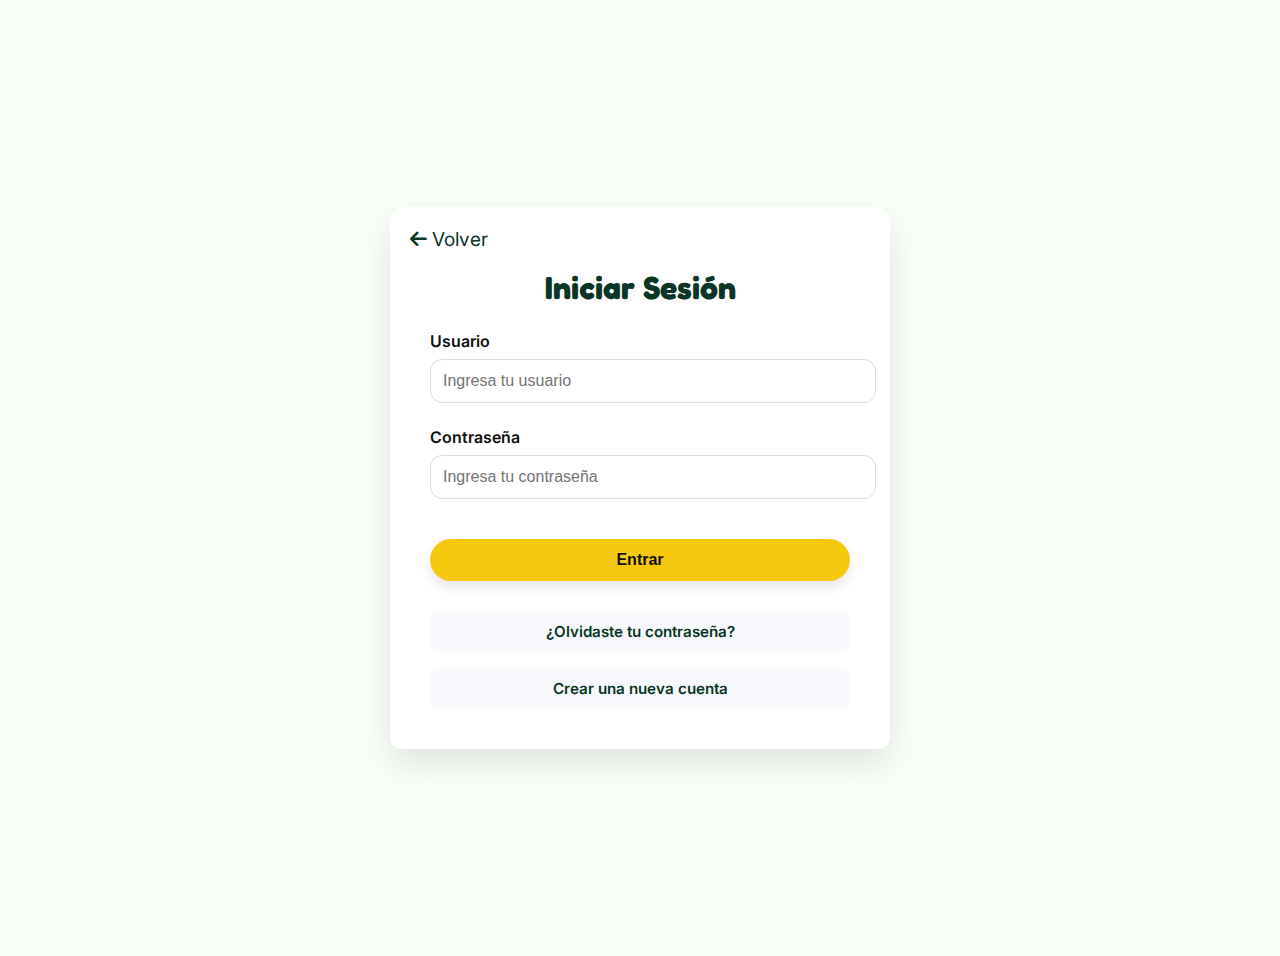
<file: Login.html>
<!DOCTYPE html>
<html lang="es">
<head>
  <meta charset="UTF-8" />
  <meta name="viewport" content="width=device-width, initial-scale=1.0" />
  <title>Iniciar Sesión - Colegio Santa Estrella</title>
  <link href="https://fonts.googleapis.com/css2?family=Fredoka+One&family=Inter:wght@400;600;700&display=swap" rel="stylesheet" />
  <link rel="stylesheet" href="https://cdnjs.cloudflare.com/ajax/libs/font-awesome/6.4.0/css/all.min.css" />
  <link rel="stylesheet" href="css/loginstyles.css" />
  <meta name="viewport" content="width=device-width, initial-scale=1.0">

</head>

<body>
  <div class="login-container">
    <!-- Botón de regreso -->
    <div class="back-button" id="backButton">
      <i class="fas fa-arrow-left"></i> Volver
    </div>

    <h1 class="login-title">Iniciar Sesión</h1>

    <form id="loginForm">
      <div class="form-group">
        <label for="username">Usuario</label>
        <input type="text" id="username" name="username" required placeholder="Ingresa tu usuario" />
        <div id="userError" class="error">El usuario es obligatorio</div>
      </div>

      <div class="form-group">
        <label for="password">Contraseña</label>
        <input type="password" id="password" name="password" required placeholder="Ingresa tu contraseña" />
        <div id="passError" class="error">La contraseña es obligatoria</div>
      </div>

      <button type="submit" class="btn-login">Entrar</button>

      <!-- Enlaces adicionales -->
      <div class="extra-links">
        <a href="recuperarcontrasena.html" class="link">¿Olvidaste tu contraseña?</a>
        <a href="registro.html" class="link">Crear una nueva cuenta</a>
      </div>
    </form>
  </div>

  <script src="js/index.js"></script>
</body>
</html>
</file>
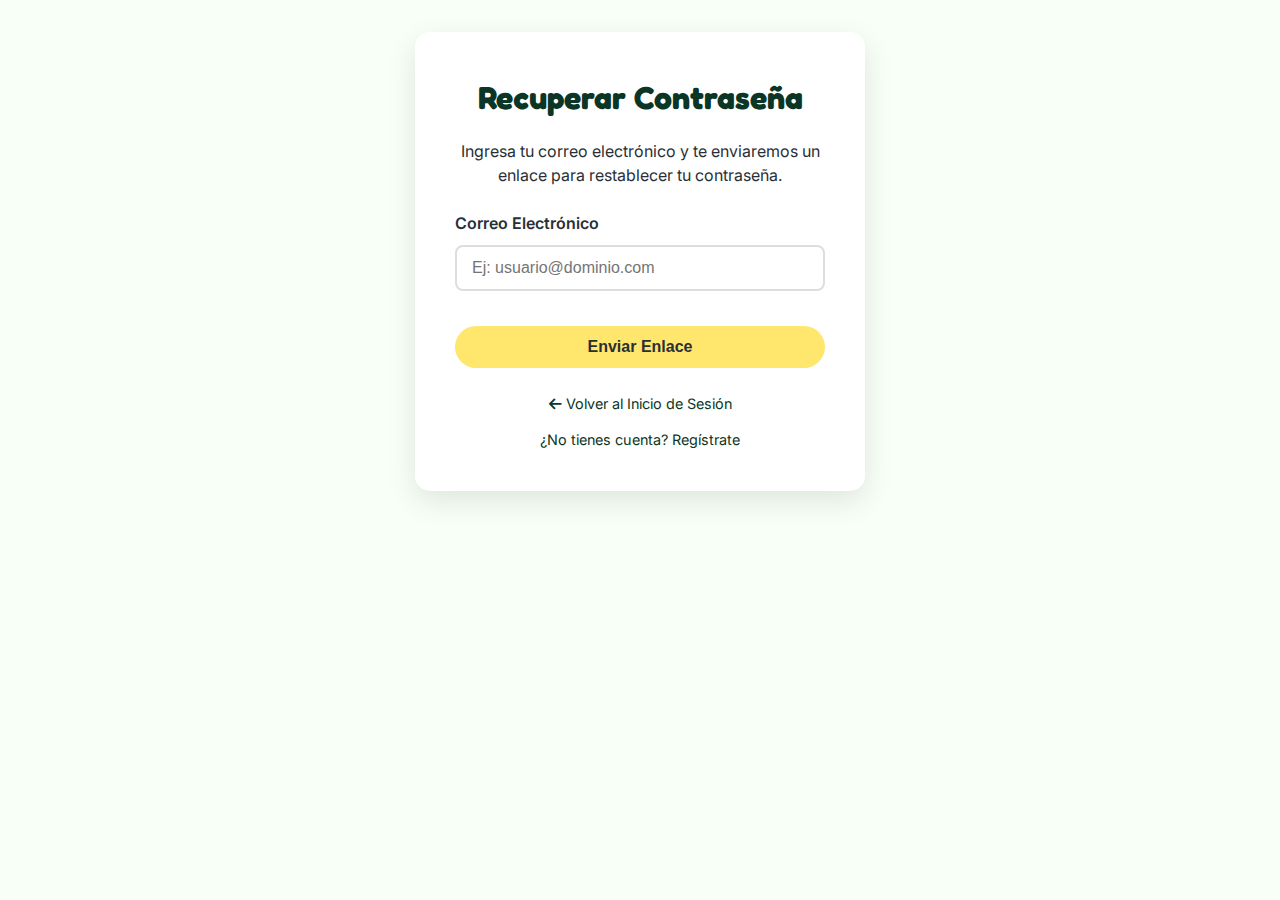
<file: Recuperarcontrasena.html>
<!DOCTYPE html>
<html lang="es">

<head>
    <meta charset="UTF-8">
    <meta name="viewport" content="width=device-width, initial-scale=1.0">
    <title>Recuperar Contraseña - Colegio Santa Estrella</title>
    <link href="https://fonts.googleapis.com/css2?family=Fredoka+One&family=Inter:wght@400;600;700&display=swap"
        rel="stylesheet" />
    <link rel="stylesheet" href="https://cdnjs.cloudflare.com/ajax/libs/font-awesome/6.4.0/css/all.min.css" />
    <link rel="stylesheet" href="css/styles.css" />

</head>

<body>
    <div class="recovery-container">
        <h1>Recuperar Contraseña</h1>
        <p>Ingresa tu correo electrónico y te enviaremos un enlace para restablecer tu contraseña.</p>

        <form id="recoveryForm">
            <div class="form-group">
                <label for="email">Correo Electrónico</label>
                <input type="email" id="email" name="email" required placeholder="Ej: usuario@dominio.com" />
                <div id="emailError" class="error">Por favor ingresa un correo válido</div>
            </div>

            <button type="submit">Enviar Enlace</button>
            <div id="successMessage" class="success-message">
                <i class="fas fa-check-circle"></i> ¡Correo enviado! Revisa tu bandeja de entrada.
            </div>
        </form>

        <div class="recovery-links">
            <a href="login.html"><i class="fas fa-arrow-left"></i> Volver al Inicio de Sesión</a>
            <a href="registro.html">¿No tienes cuenta? Regístrate</a>
        </div>
    </div>

    <script src="js/index.js"></script>
</body>

</html>
</file>
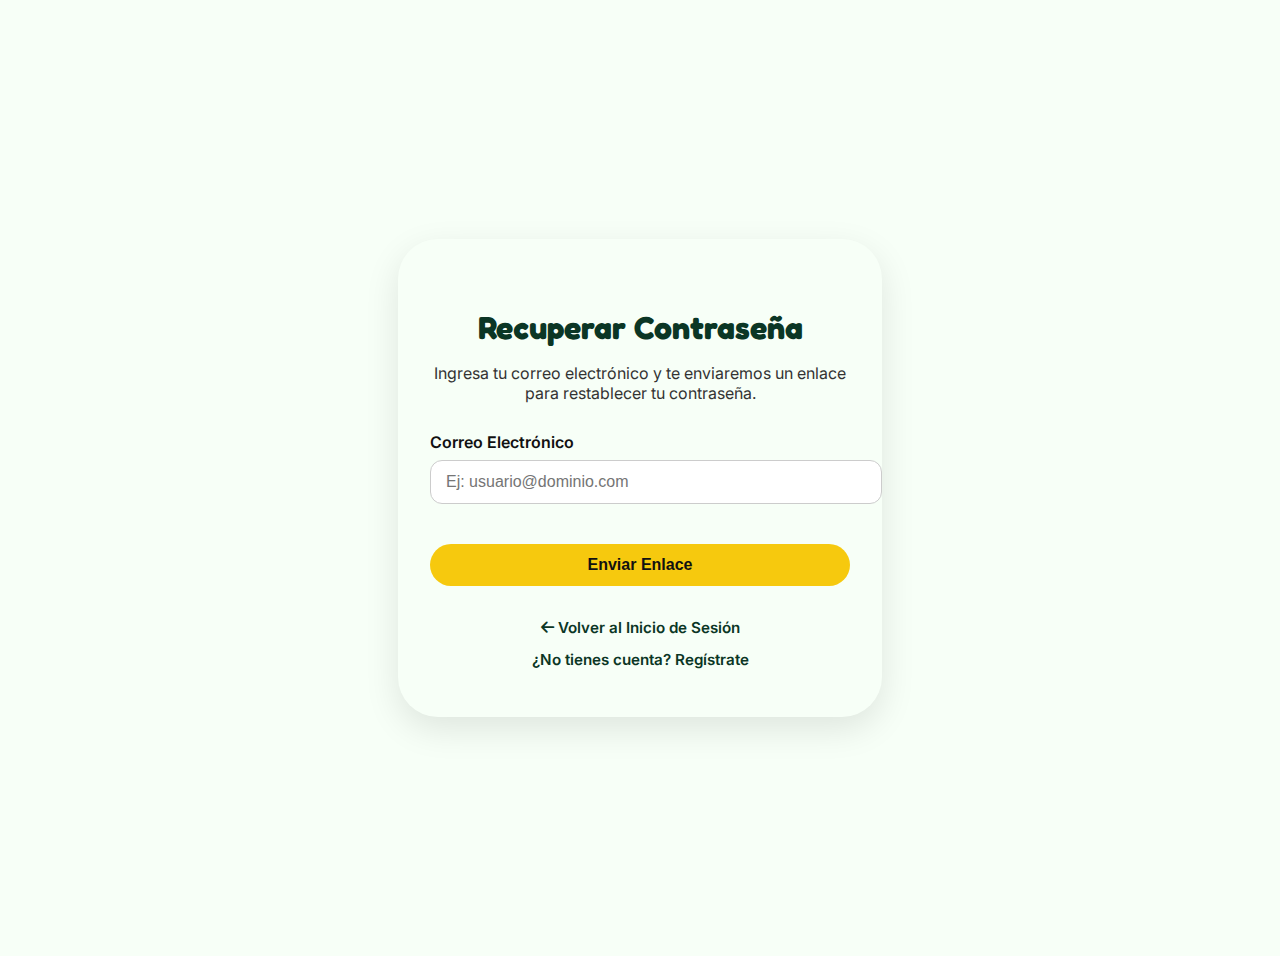
<file: recuperarcontrasena.html>
<!DOCTYPE html>
<html lang="es">

<head>
    <meta charset="UTF-8">
    <meta name="viewport" content="width=device-width, initial-scale=1.0">
    <title>Recuperar Contraseña - Colegio Santa Estrella</title>
    <link href="https://fonts.googleapis.com/css2?family=Fredoka+One&family=Inter:wght@400;600;700&display=swap"
        rel="stylesheet" />
    <link rel="stylesheet" href="https://cdnjs.cloudflare.com/ajax/libs/font-awesome/6.4.0/css/all.min.css" />
    <link rel="stylesheet" href="css/loginstyles.css" />
<meta name="viewport" content="width=device-width, initial-scale=1.0">

</head>

<body>
    <div class="recovery-container">
        <h1>Recuperar Contraseña</h1>
        <p>Ingresa tu correo electrónico y te enviaremos un enlace para restablecer tu contraseña.</p>

        <form id="recoveryForm">
            <div class="form-group">
                <label for="email">Correo Electrónico</label>
                <input type="email" id="email" name="email" required placeholder="Ej: usuario@dominio.com" />
                <div id="emailError" class="error">Por favor ingresa un correo válido</div>
            </div>

            <button type="submit">Enviar Enlace</button>
            <div id="successMessage" class="success-message">
                <i class="fas fa-check-circle"></i> ¡Correo enviado! Revisa tu bandeja de entrada.
            </div>
        </form>

        <div class="recovery-links">
            <a href="login.html"><i class="fas fa-arrow-left"></i> Volver al Inicio de Sesión</a>
            <a href="Registro.html">¿No tienes cuenta? Regístrate</a>
        </div>
    </div>

    <script src="js/index.js"></script>
</body>

</html>
</file>
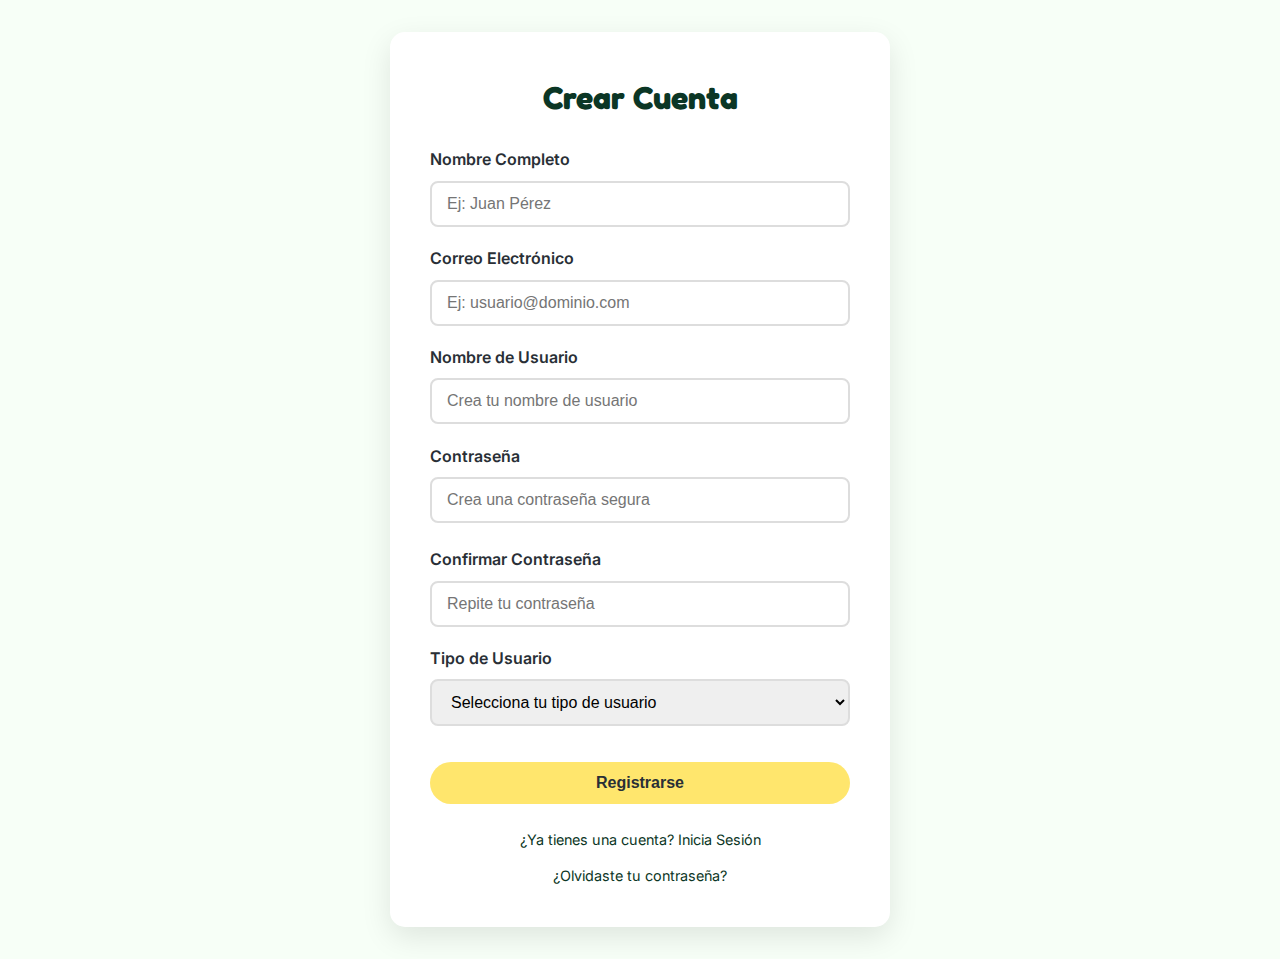
<file: Registro.html>
<!DOCTYPE html>
<html lang="es">

<head>
    <meta charset="UTF-8">
    <meta name="viewport" content="width=device-width, initial-scale=1.0">
    <title>Registro - Colegio Santa Estrella</title>
    <link href="https://fonts.googleapis.com/css2?family=Fredoka+One&family=Inter:wght@400;600;700&display=swap" rel="stylesheet" />
    <link rel="stylesheet" href="https://cdnjs.cloudflare.com/ajax/libs/font-awesome/6.4.0/css/all.min.css" />
    <link rel="stylesheet" href="css/styles.css" />
  
</head>

<body>
    <div class="register-container">
        <h1>Crear Cuenta</h1>
        <form id="registerForm" action="/registro" method="POST" novalidate>
            <div class="form-group">
                <label for="fullname">Nombre Completo</label>
                <input type="text" id="fullname" name="fullname" required placeholder="Ej: Juan Pérez" />
                <div id="nameError" class="error">Por favor ingresa tu nombre completo</div>
            </div>
            
            <div class="form-group">
                <label for="email">Correo Electrónico</label>
                <input type="email" id="email" name="email" required placeholder="Ej: usuario@dominio.com" />
                <div id="emailError" class="error">Por favor ingresa un correo válido</div>
            </div>
            
            <div class="form-group">
                <label for="username">Nombre de Usuario</label>
                <input type="text" id="username" name="username" required placeholder="Crea tu nombre de usuario" />
                <div id="userError" class="error">El nombre de usuario es obligatorio</div>
            </div>
            
            <div class="form-group">
                <label for="password">Contraseña</label>
                <input type="password" id="password" name="password" required placeholder="Crea una contraseña segura" />
                <div id="passError" class="error">La contraseña es obligatoria</div>
                <div id="passStrength" class="password-strength"></div>
            </div>
            
            <div class="form-group">
                <label for="confirmPassword">Confirmar Contraseña</label>
                <input type="password" id="confirmPassword" name="confirmPassword" required placeholder="Repite tu contraseña" />
                <div id="confirmError" class="error">Las contraseñas no coinciden</div>
            </div>
            
            <div class="form-group">
                <label for="userType">Tipo de Usuario</label>
                <select id="userType" name="userType" required>
                    <option value="" disabled selected>Selecciona tu tipo de usuario</option>
                    <option value="parent">Padre/Madre de familia</option>
                    <option value="student">Estudiante</option>
                    <option value="teacher">Docente</option>
                </select>
                <div id="typeError" class="error">Por favor selecciona un tipo</div>
            </div>
            
            <button type="submit">Registrarse</button>
        </form>
        
        <div class="register-links">
            <a href="login.html">¿Ya tienes una cuenta? Inicia Sesión</a>
            <a href="recuperar-contrasena.html">¿Olvidaste tu contraseña?</a>
        </div>
    </div>

    <script src="js/index.js"></script>
</body>

</html>
</file>
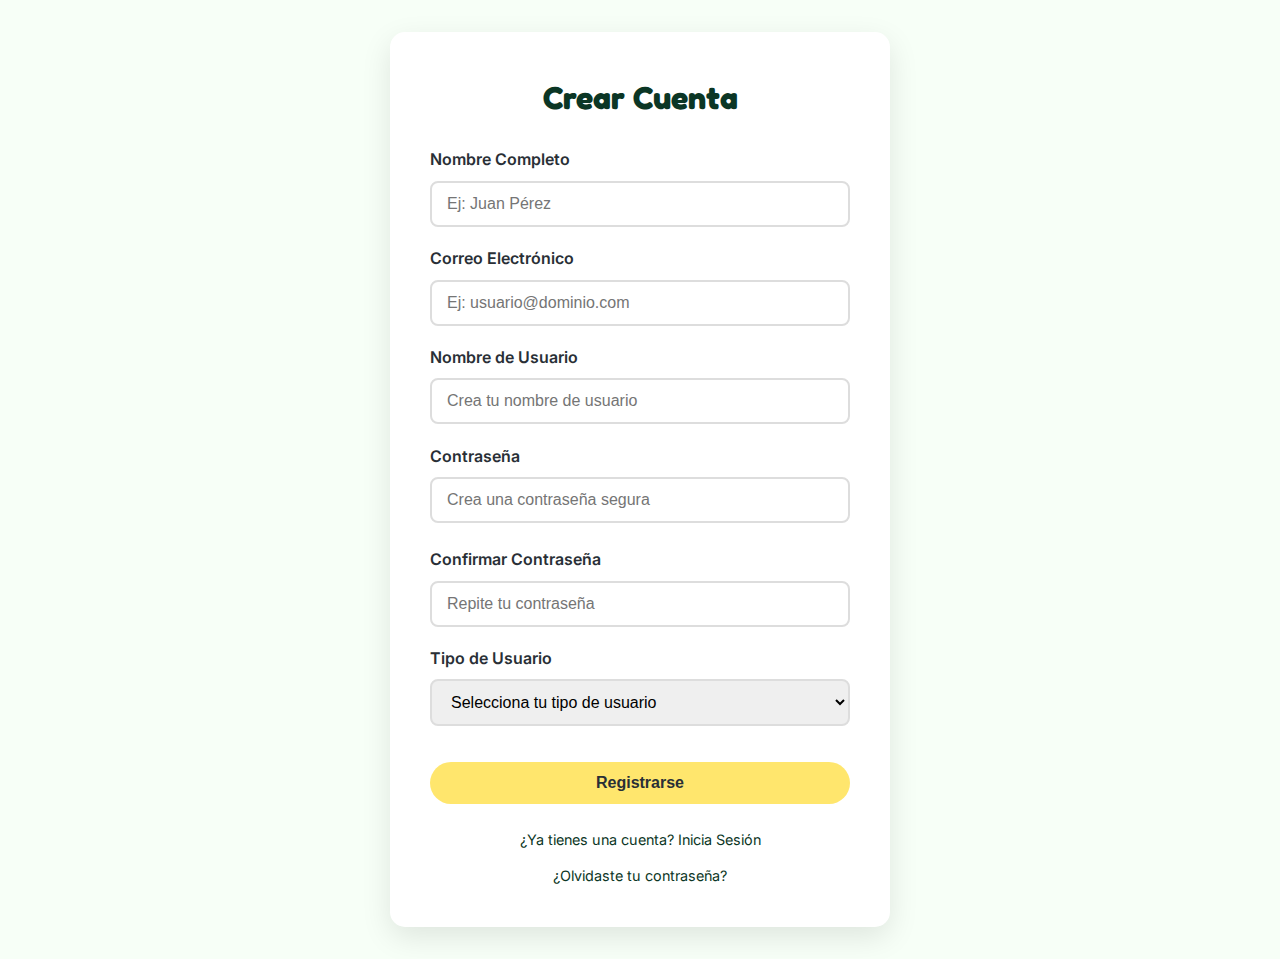
<file: registro.html>
<!DOCTYPE html>
<html lang="es">

<head>
    <meta charset="UTF-8">
    <meta name="viewport" content="width=device-width, initial-scale=1.0">
    <title>registro - Colegio Santa Estrella</title>
    <link href="https://fonts.googleapis.com/css2?family=Fredoka+One&family=Inter:wght@400;600;700&display=swap" rel="stylesheet" />
    <link rel="stylesheet" href="https://cdnjs.cloudflare.com/ajax/libs/font-awesome/6.4.0/css/all.min.css" />
    <link rel="stylesheet" href="css/styles.css" />
  <meta name="viewport" content="width=device-width, initial-scale=1.0">

</head>

<body>
    <div class="register-container">
        <h1>Crear Cuenta</h1>
        <form id="registerForm" action="/registro" method="POST" novalidate>
            <div class="form-group">
                <label for="fullname">Nombre Completo</label>
                <input type="text" id="fullname" name="fullname" required placeholder="Ej: Juan Pérez" />
                <div id="nameError" class="error">Por favor ingresa tu nombre completo</div>
            </div>
            
            <div class="form-group">
                <label for="email">Correo Electrónico</label>
                <input type="email" id="email" name="email" required placeholder="Ej: usuario@dominio.com" />
                <div id="emailError" class="error">Por favor ingresa un correo válido</div>
            </div>
            
            <div class="form-group">
                <label for="username">Nombre de Usuario</label>
                <input type="text" id="username" name="username" required placeholder="Crea tu nombre de usuario" />
                <div id="userError" class="error">El nombre de usuario es obligatorio</div>
            </div>
            
            <div class="form-group">
                <label for="password">Contraseña</label>
                <input type="password" id="password" name="password" required placeholder="Crea una contraseña segura" />
                <div id="passError" class="error">La contraseña es obligatoria</div>
                <div id="passStrength" class="password-strength"></div>
            </div>
            
            <div class="form-group">
                <label for="confirmPassword">Confirmar Contraseña</label>
                <input type="password" id="confirmPassword" name="confirmPassword" required placeholder="Repite tu contraseña" />
                <div id="confirmError" class="error">Las contraseñas no coinciden</div>
            </div>
            
            <div class="form-group">
                <label for="userType">Tipo de Usuario</label>
                <select id="userType" name="userType" required>
                    <option value="" disabled selected>Selecciona tu tipo de usuario</option>
                    <option value="parent">Padre/Madre de familia</option>
                    <option value="student">Estudiante</option>
                    <option value="teacher">Docente</option>
                </select>
                <div id="typeError" class="error">Por favor selecciona un tipo</div>
            </div>
            
            <button type="submit">Registrarse</button>
        </form>
        
        <div class="register-links">
            <a href="login.html">¿Ya tienes una cuenta? Inicia Sesión</a>
            <a href="recuperarcontrasena.html">¿Olvidaste tu contraseña?</a>
        </div>
    </div>

    <script src="js/index.js"></script>
</body>

</html>
</file>
<file: css/loginstyles.css>
:root {
    --primary: #0b3625;
  --accent: #f6c90e;
  --fun1: #f0f4ff;
  --fun3: #d6e4ff;
  --dark: #111;
    --light: #f7fff7;
  --error: #e74c3c;
  --radius: 12px;
  --font-main: 'Inter', sans-serif;
}

body {
  font-family: var(--font-main);
  display: flex;
  justify-content: center;
  align-items: center;
  min-height: 100vh;
  background: var(--light);
  padding: 20px;
}

.login-container {
  width: 100%;
  max-width: 420px;
  background: white;
  padding: 2.5rem;
  border-radius: var(--radius);
  box-shadow: 0 15px 35px rgba(0, 0, 0, 0.1);
  position: relative;
  animation: fadeIn 0.5s ease-out;
}

.login-title {
  color: var(--primary);
  font-family: 'Fredoka One', cursive;
  font-size: 2rem;
  text-align: center;
  margin-bottom: 1.5rem;
}

.form-group {
  margin-bottom: 1.2rem;
}

label {
  display: block;
  margin-bottom: 6px;
  font-weight: 600;
  color: var(--dark);
}

input[type="text"],
input[type="password"] {
  width: 100%;
  padding: 12px;
  border: 1.8px solid #ddd;
  border-radius: var(--radius);
  font-size: 1rem;
  transition: border-color 0.3s;
}

input:focus {
  border-color: var(--primary);
  outline: none;
}

.error {
  color: var(--error);
  font-size: 0.85rem;
  margin-top: 4px;
  display: none;
}

.btn-login {
  background-color: var(--accent);
  color: #111;
  border: none;
  width: 100%;
  padding: 12px;
  border-radius: var(--radius);
  font-weight: 600;
  font-size: 1rem;
  cursor: pointer;
  transition: all 0.3s ease;
  margin-top: 10px;
  box-shadow: 0 6px 12px rgba(0, 0, 0, 0.1);
}

.btn-login:hover {
  background-color: #e6b800;
  box-shadow: 0 8px 18px rgba(0, 0, 0, 0.12);
}

.extra-links {
  text-align: center;
  margin-top: 1rem;
}

.link {
  display: block;
  color: var(--primary);
  text-decoration: none;
  font-size: 0.95rem;
  margin-top: 6px;
  transition: color 0.2s;
}

.link:hover {
  color: #1f3d73;
  text-decoration: underline;
}

.back-button {
  position: absolute;
  top: 20px;
  left: 20px;
  color: var(--primary);
  font-size: 1.2rem;
  cursor: pointer;
  transition: transform 0.3s;
}

.back-button:hover {
  transform: translateX(-4px);
 
}

@keyframes fadeIn {
  from {
    opacity: 0;
    transform: translateY(20px);
  }
  to {
    opacity: 1;
    transform: translateY(0);
  }
}

/* Responsive */
@media (max-width: 480px) {
  .login-container {
    padding: 2rem 1.5rem;
  }

  .login-title {
    font-size: 1.7rem;
  }

  .back-button {
    font-size: 1rem;
    top: 15px;
    left: 15px;
  }
}

.extra-links {
  margin-top: 1.5rem;
  display: flex;
  justify-content: space-between;
  flex-wrap: wrap;
  gap: 10px;
}

.link {
  flex: 1 1 45%;
  text-align: center;
  padding: 10px;
  background-color: #f7f9fc;
  border-radius: 8px;
  font-weight: 600;
  color: var(--primary);
  font-size: 0.95rem;
  text-decoration: none;
  transition: all 0.3s ease;
  border: 1.5px solid transparent;
}

.link:hover {
  background-color: #e8f0ff;
  border-color: var(--primary);
  color: #1c3c70;
  box-shadow: 0 4px 8px rgba(0, 0, 0, 0.08);
}

/* Contenedor principal del formulario */
.recovery-container {
  background-color: var(--light);
  padding: 3rem 2rem;
  border-radius: 40px; /* GRAN RADIO REDONDEADO */
  box-shadow: 0 12px 35px rgba(0, 0, 0, 0.1);
  width: 100%;
  max-width: 420px;
  text-align: center;
}

/* Título */
.recovery-container h1 {
  font-family: 'Fredoka One', cursive;
  color: var(--primary);
  margin-bottom: 1rem;
  font-size: 2rem;
}

/* Descripción */
.recovery-container p {
  font-size: 1rem;
  color: #333;
  margin-bottom: 1.8rem;
}

/* Grupo de formulario */
.form-group {
  text-align: left;
  margin-bottom: 1.5rem;
}

label {
  font-weight: 600;
  display: block;
  margin-bottom: 0.5rem;
}

input[type="email"] {
  width: 100%;
  padding: 12px 15px;
  border: 1.5px solid #ccc;
  border-radius: 12px;
  font-size: 1rem;
  transition: border-color 0.3s;
}

input[type="email"]:focus {
  border-color: var(--primary);
  outline: none;
}

/* Botón de envío */
button[type="submit"] {
  background-color: var(--accent);
  color: var(--dark);
  border: none;
  padding: 12px 20px;
  border-radius: 30px;
  cursor: pointer;
  font-weight: 600;
  font-size: 1rem;
  transition: background-color 0.3s;
  width: 100%;
  margin-top: 1rem;
}

button[type="submit"]:hover {
  background-color: var(--primary);
  color: var(--fun1);
}

/* Mensaje de éxito */
.success-message {
  color: var(--success);
  margin-top: 1rem;
  display: none;
  font-size: 0.95rem;
}

/* Mensaje de error */
.error {
  color: var(--error);
  font-size: 0.85rem;
  margin-top: 0.5rem;
  display: none;
}

/* Enlaces de abajo */
.recovery-links {
  margin-top: 2rem;
  display: flex;
  flex-direction: column;
  gap: 0.8rem;
}

.recovery-links a {
  color: var(--primary);
  text-decoration: none;
  font-size: 0.95rem;
  font-weight: 600;
  transition: color 0.2s;
}

.recovery-links a:hover {
  color: #1c3c70;
  text-decoration: underline;
}


/* Tablets: Pantallas entre 481px y 768px */
@media (max-width: 768px) {
  .login-container,
  .recovery-container {
    padding: 2rem 1.5rem;
  }

  .login-title,
  .recovery-container h1 {
    font-size: 1.8rem;
  }

  .form-group input {
    font-size: 0.95rem;
  }

  .btn-login,
  button[type="submit"] {
    font-size: 0.95rem;
    padding: 10px;
  }
}

/* Pantallas pequeñas hasta 1024px */
@media (max-width: 1024px) {
  body {
    padding: 15px;
  }

  .login-container,
  .recovery-container {
    margin-top: 2rem;
    box-shadow: 0 8px 20px rgba(0, 0, 0, 0.08);
  }

  .extra-links {
    flex-direction: column;
    gap: 12px;
  }

  .link {
    flex: 1 1 100%;
  }
}
</file>
<file: css/styles.css>
:root {
  --primary: #0b3625;
  --secondary: #4ecdc4;
  --accent: #ffe66d;
  --dark: #292f36;
  --light: #f7fff7;
  --fun1: #a5ffd6;
  --fun2: #ffa5b4;
  --fun3: #a5b3ff;
}

* {
  margin: 0;
  padding: 0;
  box-sizing: border-box;
}

body {
  font-family: "Inter", sans-serif;
  background-color: var(--light);
  color: var(--dark);
  line-height: 1.6;
  overflow-x: hidden;
}

.container {
  width: 90%;
  max-width: 1200px;
  margin: 0 auto;
  padding: 0 20px;
}

/* Header Styles */
.header {
  background-color: var(--primary);
  padding: 15px 0;
  box-shadow: 0 4px 12px rgba(0, 0, 0, 0.1);
  position: sticky;
  top: 0;
  z-index: 100;
}

.header .container {
  display: flex;
  justify-content: space-between;
  align-items: center;
}

.logo {
  font-family: "Fredoka One", cursive;
  color: white;
  font-size: 1.8rem;
  text-shadow: 2px 2px 4px rgba(0, 0, 0, 0.2);
  display: flex;
  align-items: center;
}

.logo img {
  height: 40px;
  margin-right: 10px;
}

/* Añade estos estilos al menú hamburguesa */
.menu-toggle {
  display: none; /* Oculto por defecto */
  cursor: pointer;
  background: none;
  border: none;
  color: white;
  font-size: 1.5rem;
  z-index: 1000;
  padding: 10px;
}

/* Navigation */
.main-nav {
  display: flex;
  align-items: center;
}

.main-nav ul {
  display: flex;
  list-style: none;
  align-items: center;
}

.main-nav li {
  margin-left: 25px;
  position: relative;
}

.main-nav a {
  color: white;
  text-decoration: none;
  font-weight: 600;
  font-size: 1rem;
  transition: all 0.3s ease;
  padding: 5px 10px;
  border-radius: 20px;
  display: inline-block;
}

.main-nav a:hover {
  background-color: rgba(255, 255, 255, 0.2);
}

.btn-login {
  background-color: var(--accent);
  color: var(--dark);
  border: none;
  padding: 10px 20px;
  border-radius: 30px;
  font-weight: 600;
  cursor: pointer;
  transition: all 0.3s ease;
  margin-left: 15px;
  box-shadow: 0 4px 8px rgba(0, 0, 0, 0.1);
  font-size: 0.95rem;
}

.btn-login:hover {
  transform: translateY(-2px);
  box-shadow: 0 6px 12px rgba(0, 0, 0, 0.15);
}

/* Hero Banner */
.hero {
  background: linear-gradient(135deg, var(--fun1), var(--fun3));
  padding: 80px 0;
  text-align: center;
  position: relative;
  overflow: hidden;
}

.hero h2 {
  font-size: 2.3rem;
  color: var(--dark);
  margin-bottom: 20px;
  font-weight: 700;
  line-height: 1.2;
}

.hero p {
  font-size: 1.1rem;
  max-width: 700px;
  margin: 0 auto 30px;
  color: var(--dark);
}

.hero-img {
  width: 100%;
  max-width: 800px;
  margin: 30px auto 0;
  border-radius: 15px;
  box-shadow: 0 10px 30px rgba(0, 0, 0, 0.1);
  transition: transform 0.5s ease;
}

.hero-img:hover {
  transform: scale(1.02);
}

/* Features Section */
.features {
  padding: 60px 0;
  background-color: white;
}

.section-title {
  text-align: center;
  margin-bottom: 50px;
  font-size: 1.8rem;
  color: var(--primary);
  position: relative;
}

.section-title:after {
  content: "";
  display: block;
  width: 80px;
  height: 4px;
  background-color: var(--accent);
  margin: 15px auto;
  border-radius: 2px;
}

.features-grid {
  display: grid;
  grid-template-columns: repeat(auto-fit, minmax(300px, 1fr));
  gap: 30px;
}

.feature {
  background-color: var(--light);
  padding: 30px;
  border-radius: 15px;
  text-align: center;
  transition: all 0.3s ease;
  box-shadow: 0 5px 15px rgba(0, 0, 0, 0.05);
}

.feature:hover {
  transform: translateY(-10px);
  box-shadow: 0 15px 30px rgba(0, 0, 0, 0.1);
}

.feature-icon {
  font-size: 3rem;
  margin-bottom: 20px;
  color: var(--secondary);
}

.feature h3 {
  font-size: 1.4rem;
  margin-bottom: 15px;
  color: var(--dark);
}

/* Gallery Section */
.gallery {
  padding: 60px 0;
  background-color: var(--fun1);
}

.gallery-grid {
  display: grid;
  grid-template-columns: repeat(auto-fill, minmax(250px, 1fr));
  gap: 20px;
}

.gallery-item {
  position: relative;
  overflow: hidden;
  border-radius: 10px;
  height: 200px;
  box-shadow: 0 5px 15px rgba(0, 0, 0, 0.1);
  transition: all 0.3s ease;
}

.gallery-item img {
  width: 100%;
  height: 100%;
  object-fit: cover;
  transition: transform 0.5s ease;
}

.gallery-item:hover {
  transform: translateY(-5px);
  box-shadow: 0 10px 25px rgba(0, 0, 0, 0.2);
}

.gallery-item:hover img {
  transform: scale(1.1);
}

/* About Section */
.about {
  padding: 60px 0;
  background-color: white;
}

.about-content {
  display: grid;
  grid-template-columns: 1fr 1fr;
  gap: 50px;
  align-items: center;
}

.about-img {
  border-radius: 15px;
  overflow: hidden;
  box-shadow: 0 10px 30px rgba(0, 0, 0, 0.1);
}

.about-img img {
  width: 100%;
  height: auto;
  display: block;
}

.about-text h3 {
  font-size: 1.7rem;
  margin-bottom: 20px;
  color: var(--primary);
  line-height: 1.3;
}

.about-text p {
  margin-bottom: 15px;
  line-height: 1.7;
}

/* Location Section */
.location {
  padding: 60px 0;
  background-color: var(--fun3);
}

.map-container {
  height: 400px;
  border-radius: 15px;
  overflow: hidden;
  box-shadow: 0 10px 30px rgba(0, 0, 0, 0.1);
  margin-top: 30px;
}

.map-container iframe {
  width: 100%;
  height: 100%;
  border: none;
}

/* Footer */
.footer {
  background-color: var(--dark);
  color: white;
  padding: 40px 0 20px;
}

.footer-content {
  display: grid;
  grid-template-columns: repeat(auto-fit, minmax(200px, 1fr));
  gap: 30px;
  margin-bottom: 30px;
}

.footer-column h4 {
  font-size: 1.2rem;
  margin-bottom: 20px;
  color: var(--accent);
}

.footer-column ul {
  list-style: none;
}

.footer-column li {
  margin-bottom: 10px;
}

.footer-column a {
  color: white;
  text-decoration: none;
  transition: color 0.3s ease;
}

.footer-column a:hover {
  color: var(--accent);
}

.copyright {
  text-align: center;
  padding-top: 20px;
  border-top: 1px solid rgba(255, 255, 255, 0.1);
}

/* Animations */
.animate-pop {
  animation: popIn 0.6s ease-out;
}

@keyframes popIn {
  0% {
    opacity: 0;
    transform: scale(0.8);
  }
  100% {
    opacity: 1;
    transform: scale(1);
  }
}

/* Mobile Menu */
.mobile-menu {
  position: fixed;
  top: 0;
  right: -100%;
  width: 80%;
  max-width: 350px;
  height: 100vh;
  background-color: var(--primary);
  z-index: 999;
  transition: right 0.3s ease;
  padding: 100px 30px 30px;
  box-shadow: -5px 0 15px rgba(0, 0, 0, 0.2);
}

.mobile-menu.active {
  right: 0;
}

.mobile-menu ul {
  list-style: none;
  padding: 0;
}

.mobile-menu li {
  margin-bottom: 25px;
}

.mobile-menu a {
  color: white;
  text-decoration: none;
  font-size: 1.2rem;
  display: block;
  padding: 10px;
  border-radius: 5px;
  transition: background-color 0.3s;
}

.mobile-menu a:hover {
  background-color: rgba(255, 255, 255, 0.1);
}

.mobile-menu .btn-login {
  width: 100%;
  text-align: center;
  margin-top: 20px;
}

.overlay {
  position: fixed;
  top: 0;
  left: 0;
  width: 100%;
  height: 100%;
  background-color: rgba(0, 0, 0, 0.5);
  z-index: 998;
  opacity: 0;
  visibility: hidden;
  transition: all 0.3s;
}

.overlay.active {
  opacity: 1;
  visibility: visible;
}

/* Responsive Design */
@media (max-width: 992px) {
  .main-nav ul {
    display: none !important; /* Fuerza la ocultación */
  }

  .menu-toggle {
    display: block !important; /* Fuerza la visualización */
    position: relative;
  }

  .btn-login.desktop {
    display: none;
  }

  .logo {
    font-size: 1.6rem;
  }

  .hero h2 {
    font-size: 2rem;
  }

  .hero p {
    font-size: 1rem;
  }

  .section-title {
    font-size: 1.6rem;
  }

  .about-content {
    grid-template-columns: 1fr;
    gap: 30px;
  }

  .about-img {
    order: -1;
  }
}

@media (max-width: 768px) {
  .header .container {
    padding: 10px 20px;
  }

  .hero {
    padding: 60px 0;
  }

  .features-grid,
  .gallery-grid {
    grid-template-columns: 1fr;
  }

  .feature {
    padding: 25px;
  }

  .map-container {
    height: 300px;
  }
}

@media (max-width: 480px) {
  .logo {
    font-size: 1.4rem;
  }

  .hero h2 {
    font-size: 1.8rem;
  }

  .section-title {
    font-size: 1.4rem;
    margin-bottom: 30px;
  }

  .feature h3 {
    font-size: 1.3rem;
  }

  .about-text h3 {
    font-size: 1.5rem;
  }

  .footer-content {
    grid-template-columns: 1fr;
    gap: 20px;
  }
}

/* Estilos específicos para login que complementan tu styles.css */
.login-container {
  max-width: 450px;
  width: 90%;
  margin: 2rem auto;
  padding: 2.5rem;
  background-color: white;
  border-radius: 15px;
  box-shadow: 0 10px 30px rgba(0, 0, 0, 0.1);
  text-align: center;
}

.login-container h1 {
  color: var(--primary);
  font-family: "Fredoka One", cursive;
  margin-bottom: 1.5rem;
  font-size: 2rem;
}

.login-container form {
  display: flex;
  flex-direction: column;
  gap: 1.2rem;
}

.login-container label {
  display: block;
  text-align: left;
  margin-bottom: 0.5rem;
  font-weight: 600;
  color: var(--dark);
}

.login-container input {
  width: 100%;
  padding: 12px 15px;
  border: 2px solid #ddd;
  border-radius: 8px;
  font-size: 1rem;
  transition: border-color 0.3s;
}

.login-container input:focus {
  border-color: var(--secondary);
  outline: none;
}

.login-container button {
  background-color: var(--accent);
  color: var(--dark);
  border: none;
  padding: 12px;
  border-radius: 30px;
  font-weight: 600;
  font-size: 1rem;
  cursor: pointer;
  transition: all 0.3s;
  margin-top: 1rem;
}

.login-container button:hover {
  transform: translateY(-2px);
  box-shadow: 0 5px 15px rgba(0, 0, 0, 0.1);
}

.login-links {
  margin-top: 1.5rem;
  display: flex;
  flex-direction: column;
  gap: 0.8rem;
}

.login-links a {
  color: var(--primary);
  text-decoration: none;
  font-size: 0.9rem;
  transition: color 0.3s;
}

.login-links a:hover {
  color: var(--secondary);
  text-decoration: underline;
}

.error {
  color: #e74c3c;
  font-size: 0.85rem;
  text-align: left;
  margin-top: 0.3rem;
  display: none;
}

@media (max-width: 480px) {
  .login-container {
    padding: 1.5rem;
  }

  .login-container h1 {
    font-size: 1.6rem;
  }
}

/* Estilos específicos para registro que complementan tu styles.css */
.register-container {
  max-width: 500px;
  width: 90%;
  margin: 2rem auto;
  padding: 2.5rem;
  background-color: white;
  border-radius: 15px;
  box-shadow: 0 10px 30px rgba(0, 0, 0, 0.1);
  text-align: center;
}

.register-container h1 {
  color: var(--primary);
  font-family: "Fredoka One", cursive;
  margin-bottom: 1.5rem;
  font-size: 2rem;
}

.register-container form {
  display: flex;
  flex-direction: column;
  gap: 1.2rem;
}

.form-group {
  text-align: left;
}

.register-container label {
  display: block;
  margin-bottom: 0.5rem;
  font-weight: 600;
  color: var(--dark);
}

.register-container input,
.register-container select {
  width: 100%;
  padding: 12px 15px;
  border: 2px solid #ddd;
  border-radius: 8px;
  font-size: 1rem;
  transition: border-color 0.3s;
}

.register-container input:focus,
.register-container select:focus {
  border-color: var(--secondary);
  outline: none;
}

.register-container button {
  background-color: var(--accent);
  color: var(--dark);
  border: none;
  padding: 12px;
  border-radius: 30px;
  font-weight: 600;
  font-size: 1rem;
  cursor: pointer;
  transition: all 0.3s;
  margin-top: 1rem;
}

.register-container button:hover {
  transform: translateY(-2px);
  box-shadow: 0 5px 15px rgba(0, 0, 0, 0.1);
}

.register-links {
  margin-top: 1.5rem;
  display: flex;
  flex-direction: column;
  gap: 0.8rem;
}

.register-links a {
  color: var(--primary);
  text-decoration: none;
  font-size: 0.9rem;
  transition: color 0.3s;
}

.register-links a:hover {
  color: var(--secondary);
  text-decoration: underline;
}

.error {
  color: #e74c3c;
  font-size: 0.85rem;
  text-align: left;
  margin-top: 0.3rem;
  display: none;
}

.password-strength {
  margin-top: 0.3rem;
  font-size: 0.85rem;
}

.strength-weak {
  color: #e74c3c;
}

.strength-medium {
  color: #f39c12;
}

.strength-strong {
  color: #2ecc71;
}

@media (max-width: 480px) {
  .register-container {
    padding: 1.5rem;
  }

  .register-container h1 {
    font-size: 1.6rem;
  }
}

/* Estilos específicos para recuperación de contraseña */
.recovery-container {
  max-width: 450px;
  width: 90%;
  margin: 2rem auto;
  padding: 2.5rem;
  background-color: white;
  border-radius: 15px;
  box-shadow: 0 10px 30px rgba(0, 0, 0, 0.1);
  text-align: center;
}

.recovery-container h1 {
  color: var(--primary);
  font-family: "Fredoka One", cursive;
  margin-bottom: 1rem;
  font-size: 2rem;
}

.recovery-container p {
  color: var(--dark);
  margin-bottom: 1.5rem;
  line-height: 1.5;
}

.recovery-container form {
  display: flex;
  flex-direction: column;
  gap: 1.2rem;
}

.recovery-container label {
  display: block;
  text-align: left;
  margin-bottom: 0.5rem;
  font-weight: 600;
  color: var(--dark);
}

.recovery-container input {
  width: 100%;
  padding: 12px 15px;
  border: 2px solid #ddd;
  border-radius: 8px;
  font-size: 1rem;
  transition: border-color 0.3s;
}

.recovery-container input:focus {
  border-color: var(--secondary);
  outline: none;
}

.recovery-container button {
  background-color: var(--accent);
  color: var(--dark);
  border: none;
  padding: 12px;
  border-radius: 30px;
  font-weight: 600;
  font-size: 1rem;
  cursor: pointer;
  transition: all 0.3s;
  margin-top: 1rem;
}

.recovery-container button:hover {
  transform: translateY(-2px);
  box-shadow: 0 5px 15px rgba(0, 0, 0, 0.1);
}

.recovery-links {
  margin-top: 1.5rem;
  display: flex;
  flex-direction: column;
  gap: 0.8rem;
}

.recovery-links a {
  color: var(--primary);
  text-decoration: none;
  font-size: 0.9rem;
  transition: color 0.3s;
}

.recovery-links a:hover {
  color: var(--secondary);
  text-decoration: underline;
}

.error {
  color: #e74c3c;
  font-size: 0.85rem;
  text-align: left;
  margin-top: 0.3rem;
  display: none;
}

.success-message {
  color: #2ecc71;
  font-size: 0.9rem;
  margin-top: 1rem;
  display: none;
}

@media (max-width: 480px) {
  .recovery-container {
    padding: 1.5rem;
  }

  .recovery-container h1 {
    font-size: 1.6rem;
  }
}

.copyright {
  text-align: center;
  padding-top: 20px;
  border-top: 1px solid rgba(255, 255, 255, 0.1);
  font-size: 0.9rem;
}

.developer-credit {
  margin-top: 10px;
  font-size: 0.8rem;
  color: rgba(255, 255, 255, 0.7);
}
</file>
